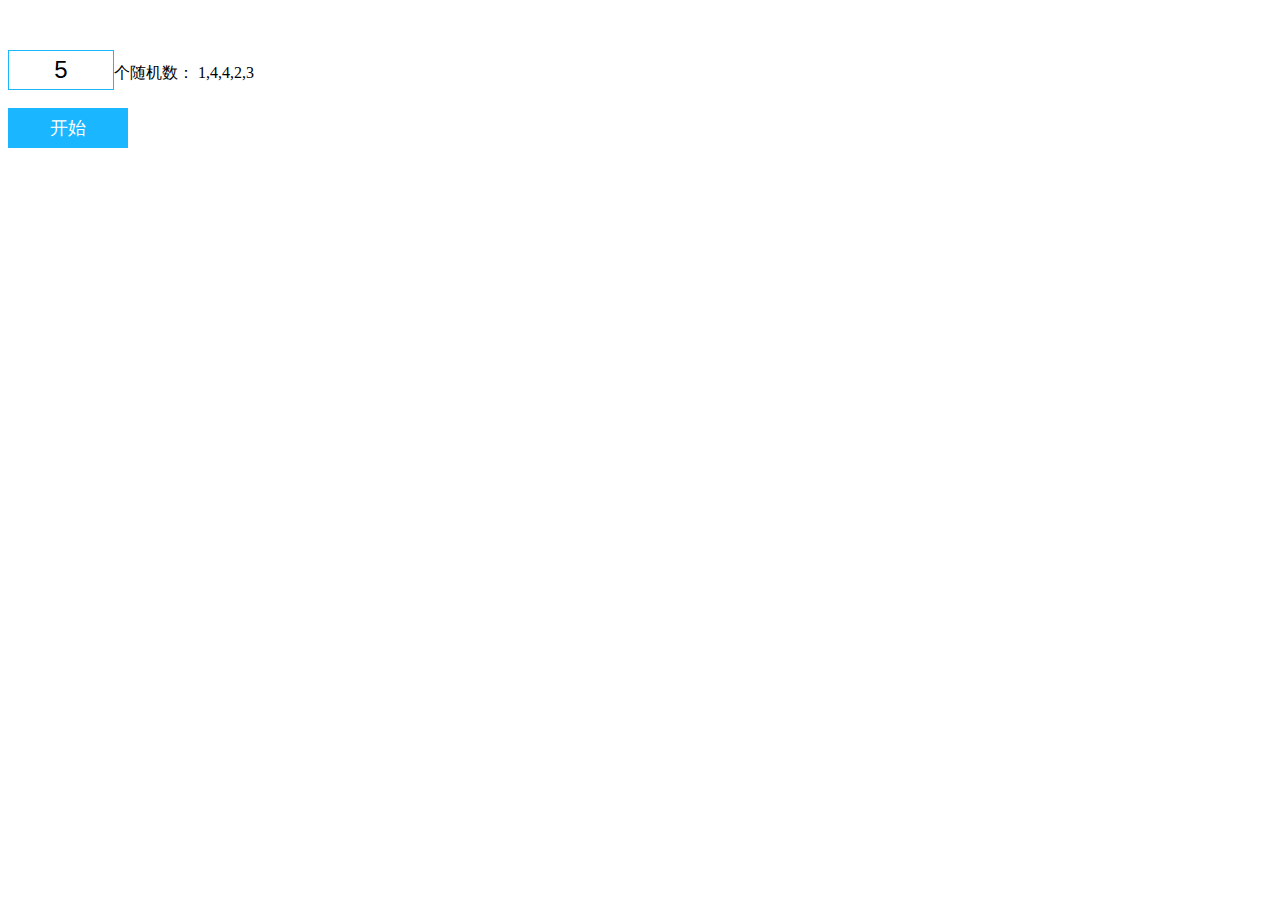
<file: html/bogo/index.html>
<!DOCTYPE html>
<html lang="en">
<head>
    <meta charset="UTF-8">
    <title>猴子排序</title>
    <meta name="viewport" content="width=device-width, initial-scale=1.0, maximum-scale=1.0, minimum-scale=1.0, minimal-ui" />

    <style type="text/css">
        input::-webkit-outer-spin-button,
        input::-webkit-inner-spin-button {
            -webkit-appearance: none;
        }
        input[type="number"]{
            -moz-appearance: textfield;
        }
        
        .inpt {
            height:36px;
            width:100px;
            outline:none;
            border:1px solid #1AB6FF;
            font-size: 24px;
            text-align: center;
        }

        .btn {
            background-color: #1AB6FF;
            color: white;
            border: 0;
            height: 40px;
            width: 120px;
            font-size: 18px;
        }
        .btn:hover {
            background-color: #1B85EE;
        }
    </style>
</head>
<body>

<div style="text-align: left; margin-top: 50px">
    <input id="txt"  type="number" class="inpt" onchange="changeNum()"/>个随机数：
    <span id="randomNum"></span>
    <br/><br/>
    <button class="btn" id="sortBtn" onclick="start()">开始</button>
</div>

<div style=" margin-top: 20px; font-size: 18px;display: none;" id="rn">
    第<span id="resultNum" style="color: red">0</span>次
</div>
<div style="margin-top: 10px; font-size: 16px;" id="resultTxt">
</div>

<script type="text/javascript">
    let input = document.getElementById("txt");
    let randomNum = document.getElementById("randomNum");
    let resultTxt = document.getElementById("resultTxt");
    let rn = document.getElementById("rn");
    let resultNum = document.getElementById("resultNum");
    let sortBtn = document.getElementById("sortBtn");
    let numList = [];
    let sortNum = 0;
    window.onload = function () {
        input.value = 5;
        changeNum();
    }

    function changeNum() {
        sortNum = 0;
        let len = Number(input.value);
        if (len < 2) {
            numList = [];
            randomNum.innerText = ''
            alert('请输入大于1的整数')
            return;
        }
        while (true) {
            numList = [];
            for (let i = 0; i < len; i++) {
                let x = Math.floor(Math.random() * len)
                numList.push(x)
            }
            if (!checkOrder(numList)) { // 无序的随机数
                //console.log(numList)
                break;
            }
        }
        randomNum.innerText = numList;
        rn.style.display = 'none'
        resultNum.innerText = '';
        resultTxt.innerText = '';
    }

    function start() {
        if (numList.length === 0) {
            return;
        }
        sortBtn.innerText = '排序中...'
        sortBtn.style.pointerEvents= 'none'
        input.disabled = true
        sortNum = 0
        resultNum.innerText = '';
        resultTxt.innerText = '';
        // while (true) {
        //     sortNum++;
        //     let n = shuffle(numList);
        //     console.log(n)
        //     resultNum.innerText = sortNum;
        //     resultTxt.innerText = sortNum + ": " + n + "\n"
        //     if (checkOrder(n)) {
        //         break
        //     }
        // }
        var interval = setInterval(() => {
            sortNum++;
            if (sortNum === 1) {
                rn.style.display = 'block'
            }
            let n = shuffle(numList);
            resultNum.innerText = sortNum;
            resultTxt.innerText += sortNum + ": " + n + "\n"
            if (checkOrder(n)) {
                clearInterval(interval)
                sortBtn.innerText = '开始'
                sortBtn.style.pointerEvents= 'auto'
                input.disabled = false
            }
        }, 10);
    }

    // 洗牌函数
    function shuffle(arr) {
        let res = [...arr]
        for (let i = arr.length - 1; i > 0; i--) {
            let randomIndex = Math.floor(Math.random() * (i + 1))
            let tmp = res[randomIndex]
            res[randomIndex] = res[i]
            res[i] = tmp
        }
        return res
    }

    // 校验是否
    function checkOrder(arr) {
        for (let i = 1; i < arr.length; i++) {
            if (arr[i] < arr[i - 1]) {
                return false
            }
        }
        return true;
    }
</script>

</body>
</html>
</file>
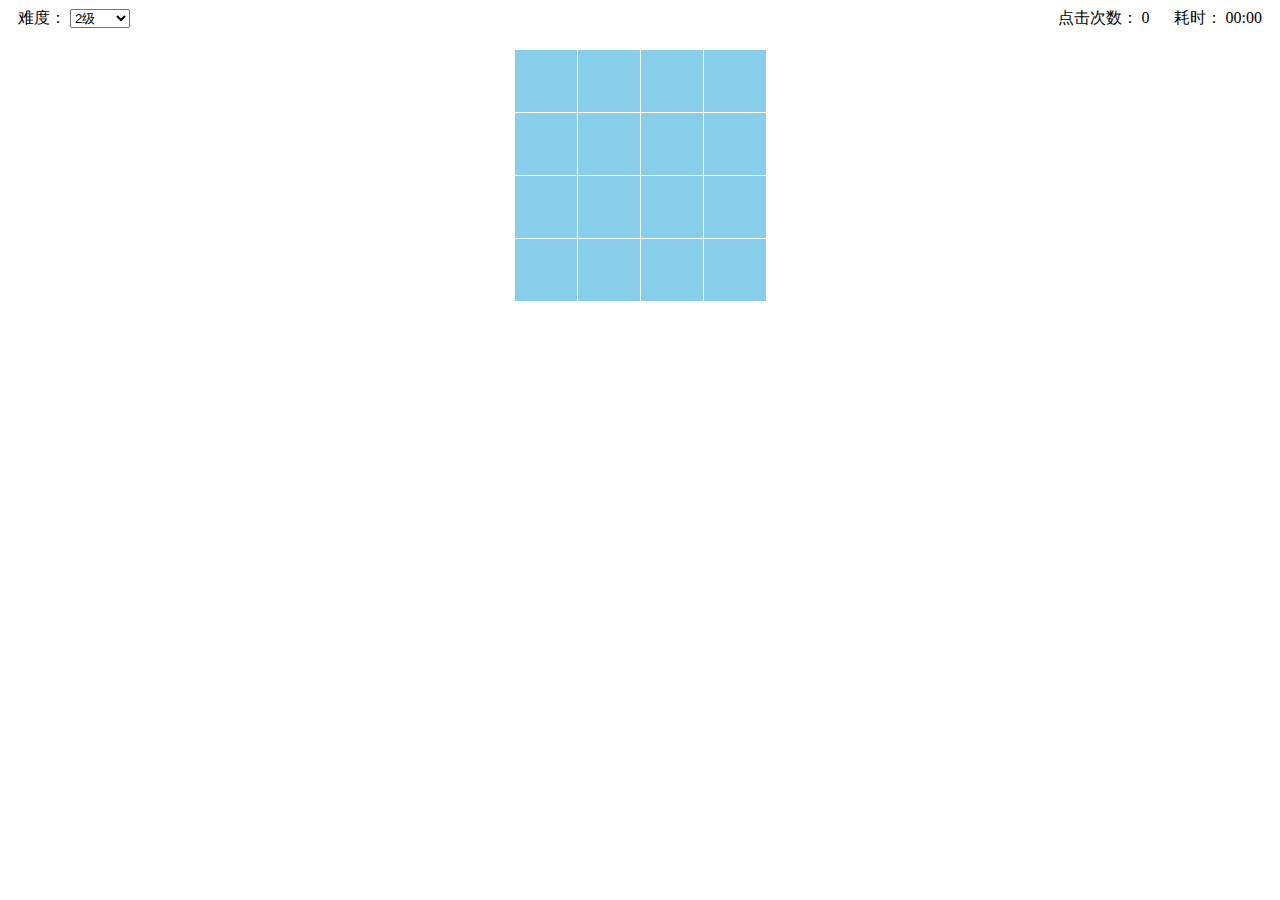
<file: html/flip/index.html>
<!DOCTYPE html>
<html lang="en">
<head>
    <meta charset="UTF-8">
    <title>记忆翻牌</title>
    <meta name="viewport"
          content="width=device-width, initial-scale=1.0, maximum-scale=1.0, minimum-scale=1.0, minimal-ui"/>
    <script src="./js/jquery.min.js"></script>
    <script src="./js/index.js"></script>
    <link type="text/css" rel="stylesheet" href="./css/index.css">
</head>
<body>

<div style="display: flex">
    <div style="flex: 1;">
        <div style="padding-left: 10px; ">
            <span>难度：</span>
            <select id="level" onchange="selectLevel()" style="width: 60px">
                <option value="0">1级</option>
                <option value="1" selected>2级</option>
                <option value="2">3级</option>
                <option value="3">4级</option>
                <option value="4">5级</option>
            </select>
        </div>
    </div>

    <div style="flex: 2;">
        <div style="text-align: right; padding-right: 10px; ">
            <span>点击次数：</span>
            <span id="clickNum">0</span>
            <span style="margin-left: 20px">耗时：</span>
            <span id="timeUsed">00:00</span>
        </div>
    </div>

</div>

<div>

</div>

<div class="flip-area">
    <ul class="table" id="table">
        <li>
            <div></div>
            <div></div>
        </li>
        <li>
            <div></div>
            <div></div>
        </li>
    </ul>
</div>


<script type="text/javascript">
    window.onload = function () {
        render(1)
    }

    function selectLevel() {
        render($("#level").val())
    }
</script>

</body>
</html>
</file>
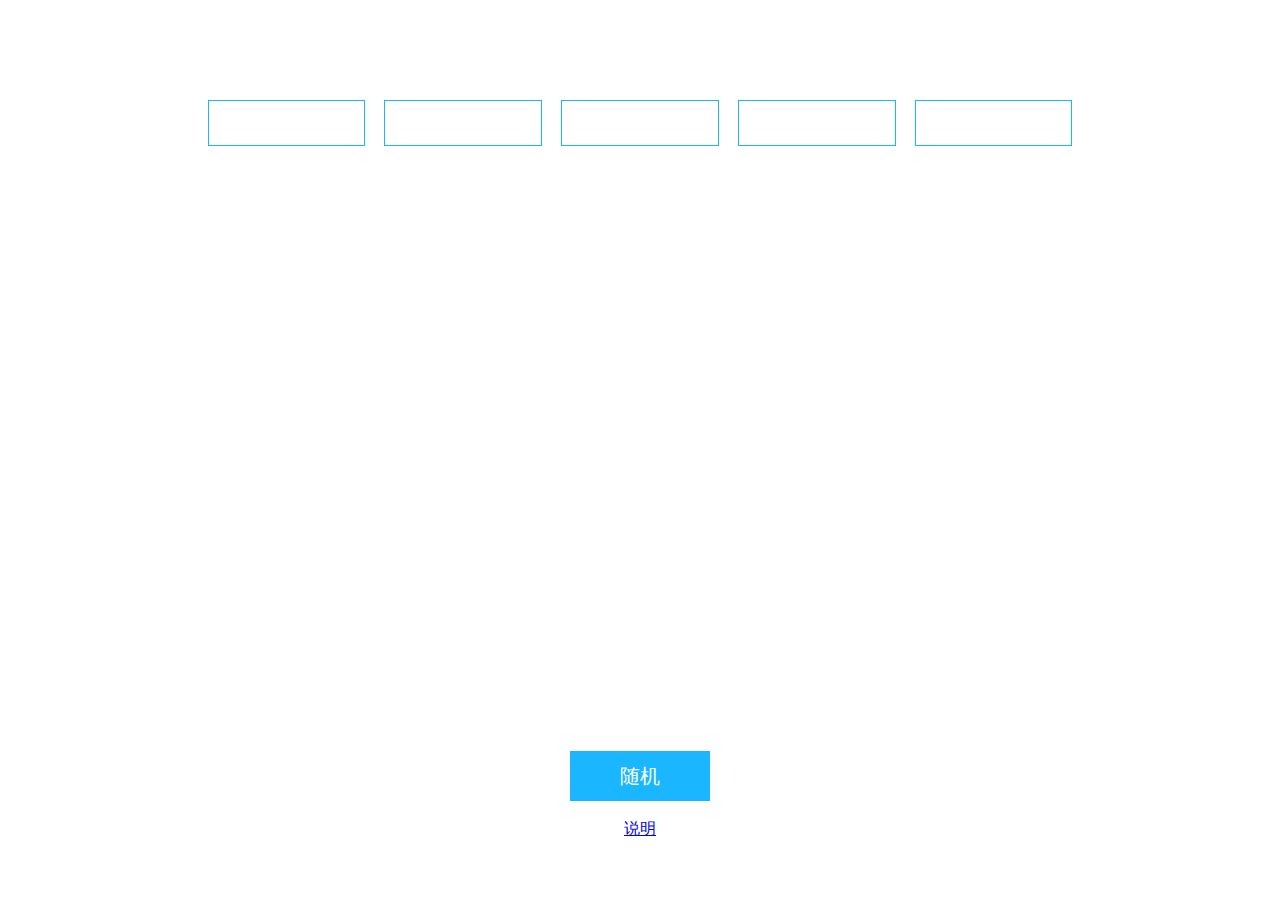
<file: html/nn/index.html>
<!DOCTYPE html>
<html lang="en">
<head>
    <!--https://github.com/vczero/keyboard-->
    <meta charset="UTF-8">
    <title>牛牛</title>
    <meta name="viewport" content="width=device-width, initial-scale=1.0, maximum-scale=1.0, minimum-scale=1.0, minimal-ui" />

    <style type="text/css">
        .inpt {
            height:42px;
            width:12%;
            outline:none;
            border:1px solid #1AB6FF;
            text-align: center;
            font-size: 26px;
        }
        .marr {
            margin-right: 15px;
        }

        .btn {
            background-color: #1AB6FF;
            color: white;
            border: 0;
            height: 50px;
            width: 140px;
            font-size: 20px;
        }
        .btn:hover {
            background-color: #1B85EE;
        }
    </style>
</head>
<body>

<div style="text-align: center; margin-top: 100px">
    <input id="text1" readonly="readonly" type="text" class="inpt marr"/>
    <input id="text2" readonly="readonly" type="text" class="inpt marr"/>
    <input id="text3" readonly="readonly" type="text" class="inpt marr"/>
    <input id="text4" readonly="readonly" type="text" class="inpt marr"/>
    <input id="text5" readonly="readonly" type="text" class="inpt"/>
</div>

<div style="text-align: center; margin-top: 50px; font-size: 30px; color: red" id="result"></div>

<div style="position: absolute; bottom: 60px; left: 0; right: 0;text-align: center;">
    <button class="btn" id="randomBtn">随机</button>
    <br/><br/>
    <a onclick="readme()" href="#">说明</a>
</div>

<script type="text/javascript">
    ;(function(exports){
        var keyBoard = function(input, options){
            var body = document.getElementsByTagName('body')[0];
            var DIV_ID = options && options.divId || '__w_l_h_v_c_z_e_r_o_divid';

            if(document.getElementById(DIV_ID)){
                body.removeChild(document.getElementById(DIV_ID));
            }
            this.input = input;
            this.el = document.createElement('div');

            var self = this;
            var zIndex = options && options.zIndex || 1000;
            var width = options && options.width || '100%';
            var height = options && options.height || '200px';
            var fontSize = options && options.fontSize || '18px';
            var backgroundColor = options && options.backgroundColor || '#fff';
            var TABLE_ID = options && options.table_id || 'table_0909099';
            var mobile = typeof orientation !== 'undefined';

            this.el.id = DIV_ID;
            this.el.style.position = 'absolute';
            this.el.style.left = 0;
            this.el.style.right = 0;
            this.el.style.bottom = 0;
            this.el.style.zIndex = zIndex;
            this.el.style.width = width;
            this.el.style.height = height;
            this.el.style.fontSize = fontSize;
            this.el.style.backgroundColor = backgroundColor;

            //样式
            var cssStr = '<style type="text/css">';
            cssStr += '#' + TABLE_ID + '{text-align:center;width:100%;height:200px;border-top:1px solid #CECDCE;background-color:#FFF;}';
            cssStr += '#' + TABLE_ID + ' td{width:33%;border:1px solid #ddd;border-right:0;border-top:0;}';
            if(!mobile){
                cssStr += '#' + TABLE_ID + ' td:hover{background-color:#1FB9FF;color:#FFF;}';
            }
            cssStr += '</style>';

            //table
            var tableStr = '<table id="' + TABLE_ID + '" border="0" cellspacing="0" cellpadding="0">';
            tableStr += '<tr><td>A</td><td>2</td><td>3</td></tr>';
            tableStr += '<tr><td>4</td><td>5</td><td>6</td></tr>';
            tableStr += '<tr><td>7</td><td>8</td><td>9</td></tr>';
            tableStr += '<tr><td>10</td><td>J</td><td>Q</td></tr>';
            tableStr += '<tr><td style="background-color:#D3D9DF;">清空</td>';
            tableStr +=  '<td>K</td>';
            tableStr += '<td style="background-color:#D3D9DF;">完成</td></tr>';
            tableStr += '</table>';
            this.el.innerHTML = cssStr +  tableStr;

            function addEvent(e){
                var ev = e || window.event;
                var clickEl = ev.element || ev.target;
                var value = clickEl.textContent || clickEl.innerText;
                if(clickEl.tagName.toLocaleLowerCase() === 'td' && value !== "清空" && value !== "完成"){
                    if(self.input){
                        self.input.value = value;
                    }
                    if(options && options.input) {
                        options.input();
                    }
                }else if(clickEl.tagName.toLocaleLowerCase() === 'td' && value === "完成"){
                    body.removeChild(self.el);
                    if(options && options.finish) {
                        options.finish();
                    }
                }else if(clickEl.tagName.toLocaleLowerCase() === 'td' && value === "清空"){
                    if (options && options.clear) {
                        options.clear();
                    } else {
                        self.input.value = ''
                    }
                }
            }

            if(mobile){
                this.el.ontouchstart = addEvent;
            }else{
                this.el.onclick = addEvent;
            }
            body.appendChild(this.el);

        }

        exports.KeyBoard = keyBoard;

    })(window);
</script>

<script type="text/javascript">

    function readme() {
        alert("*无牛: 五张牌中没有任意三张牌点数之和为10的整数倍。\n\n" +
            " *有牛: 五张牌中有三张的点数之和为10点的整数倍，并且另外两张牌之和与10进行取余，所得之数即为牛几。\n\n" +
            " *牛牛: 五张牌中第一组三张牌和第一组二张牌之和分别为10的整数倍。\n\n" +
            " *银牛: 五张牌全由10～k组成且只有一张10。\n\n" +
            " *金牛: 五张牌全由j～k组成。\n\n" +
            " *炸弹: 五张牌中有4张牌点数相同的牌型。\n\n" +
            " *五小牛: 五张牌的点数加起来小于10，且每张牌点数都小于5。")
    }

    (function(){
        let result = document.getElementById("result");
        let inputs = document.getElementsByClassName('inpt');
        let randomBtn = document.getElementById("randomBtn");
        for (let i = 0; i < inputs.length; i++) {
            inputs[i].onclick = function(){
                for (let j = 0; j < inputs.length; j++) {
                    inputs[j].style.backgroundColor = '#FFF'
                }
                this.style.backgroundColor = '#D3D3D3'
                new KeyBoard(this, {input: put, clear: clearAll, finish: nn});
            };
        }

        randomBtn.onclick = function () {
            for (let i = 0; i < inputs.length; i++) {
                inputs[i].style.backgroundColor = '#FFF'
                let x = Math.floor(Math.random() * 13) + 1
                if (x === 11) {
                    x = 'J'
                } else if (x === 12) {
                    x = 'Q'
                } else if (x === 13) {
                    x = 'K'
                } else if (x === 1) {
                    x = 'A'
                }
                inputs[i].value = x;
            }
            nn();
        }

        var clearAll = function () {
            for (let i = 0; i < inputs.length; i++) {
                inputs[i].value = '';
            }
            // 焦点到第一格
            inputs[0].click();
        }

        var put = function() {
            for (let i = 0; i < inputs.length; i++) {
                if (!inputs[i].value) {
                    // 自动点击为空的
                    inputs[i].click();
                    return;
                }
            }
            nn();
        }

        var nn = function() {
            let resultText = calc();
            if (resultText) {
                result.innerText = resultText;
            }
        }

        /**
         * 无牛 五张牌中没有任意三张牌点数之和为10的整数倍。例如: a、8、4、k、7。
         * 有牛 五张牌中有三张的点数之和为10点的整数倍，并且另外两张牌之和与10进行取余，所得之数即为牛几。例如: 2、8、j、6、3，即为牛9。牛一到牛6为1倍，牛七到牛九位2倍。
         * 牛牛 五张牌中第一组三张牌和第一组二张牌之和分别为10的整数倍。 3、7、k、10、j。
         * 银牛 五张牌全由10～k组成且只有一张10，例如10、j、j、q、k。
         * 金牛 五张牌全由j～k组成，例如j、j、q、q、k。
         * 炸弹 五张牌中有4张牌点数相同的牌型，例如：2、2、2、2、k。
         * 五小牛 五张牌的点数加起来小于10，且每张牌点数都小于5，例如a、3、2、a、2。
         */
        function calc() {
            let list = [];
            for (let i = 0; i < inputs.length; i++) {
                let val = inputs[i].value
                if (val) {
                    if (val === 'J' || val === 'j') {
                        val = 11
                    } else if (val === 'Q' || val === 'q') {
                        val = 12
                    } else if (val === 'K' || val === 'k') {
                        val = 13
                    } else if (val === 'A' || val === 'a') {
                        val = 1
                    }
                    list.push(Number(val))
                }
            }
            if (list.length < inputs.length) {
                return;
            }
            // 小于5的 (五小牛)
            let lte5 = list.filter(s => s < 5);
            if (lte5.length === 5) {
                let sum = listSum(lte5);
                if (sum < 10) {
                    return "五小牛";
                }
            }
            // 是否相同的数>=4 (炸弹)
            if (maxSameSize(list) >= 4) {
                return "炸弹";
            }
            // 大等于10的
            let gte10 = list.filter(s => s >= 10);
            if (gte10.length === 5) {
                if (gte10.filter(s => s > 10).length === 5) {
                    return "金牛";
                }
                if (gte10.filter(s => s === 10).length === 1) {
                    return "银牛";
                }
                return "牛牛";
            }
            // 小于10的
            let lt10 = list.filter(s => s < 10);
            if (lt10.length === 1) {
                return "牛" + lt10[0];
            } else if (lt10.length === 2) {
                let x = lt10[0] + lt10[1];
                if (x === 10) {
                    return "牛牛";
                }
                return "牛" + (x % 10);
            } else if (lt10.length === 3) {
                // 三张相加
                let x = listSum(lt10);
                if (x === 10) {
                    return "牛牛";
                }
                // 其中两张相加=10
                var y = x % 10;
                if (lt10.indexOf(y) > -1) {
                    return "牛" + y;
                }
                return "无牛，最大为：" + listMax(list);
            } else if (lt10.length === 4) {
                // 其中3张相加=10的倍数
                let x = listSum(lt10);
                let y = x % 10;
                if (lt10.indexOf(y) > -1) {
                    return "牛" + y;
                }
                // 其中两张相加=10
                for (let i = 0; i < lt10.length - 1; i++) {
                    for (let j = i + 1; j < lt10.length; j++) {
                        if (lt10[i] + lt10[j] === 10) {
                            let z = (x - 10) % 10;
                            if (z === 0) {
                                return "牛牛";
                            }
                            return "牛" + z;
                        }
                    }
                }
                return "无牛，最大为：" + listMax(list);
            } else {
                // 5张牌都小于10
                let x  = listSum(lt10);;
                let size = lt10.length;
                let left = [];
                for (let i = 0; i < size - 2; i++) {
                    for (let j = i + 1; j < size - 1; j++) {
                        for (let k = j + 1; k < size; k++) {
                            let y = lt10[i] + lt10[j] + lt10[k];
                            let z = (x - y) % 10;
                            if (y % 10 == 0) {
                                if (z === 0) {
                                    return "牛牛";
                                }
                                left.push(z);
                            }
                        }
                    }
                }
                if (left.length > 0) {
                    return "牛" + listMax(left);
                }
                return "无牛，最大为：" + listMax(list);
            }
        }

        function listSum(list) {
            let x = 0;
            list.forEach(s => x += s);
            return x;
        }

        function listMax(list) {
            let max = 0;
            list.forEach(item => {
                if (item > max) {
                    max = item;
                }
            })
            return max;
        }

        function maxSameSize(list) {
            let json = {};
            list.forEach(item => {
                var v = json[item]
                if (v) {
                    json[item] = v + 1
                } else {
                    json[item] = 1
                }
            })
            let max = 0;
            for (var key in json) {
                if (json[key] > max) {
                    max = json[key]
                }
            }
            //console.log(max, json)
            return max;
        }

    })();
</script>

</body>
</html>
</file>
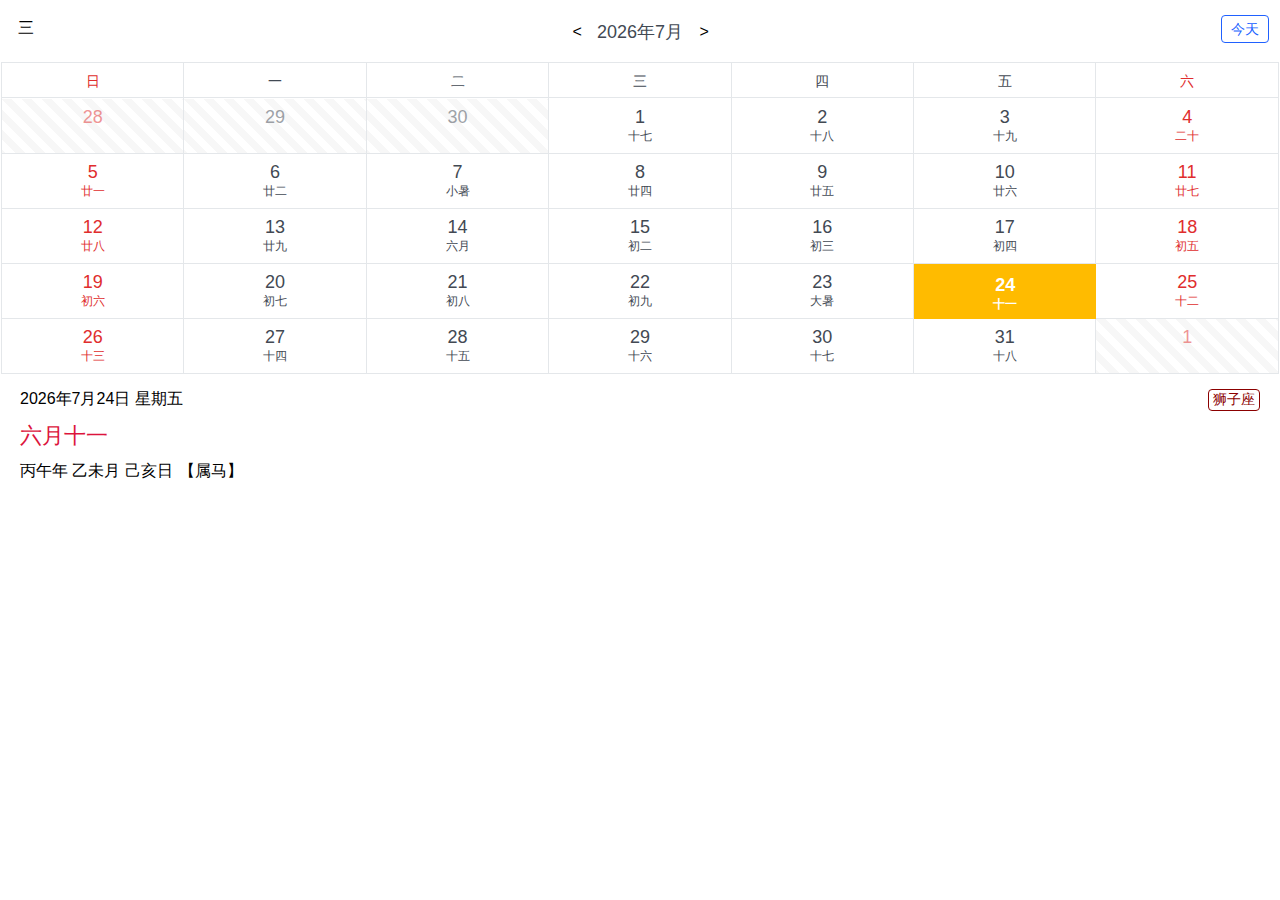
<file: html/vdate/index.html>
<!DOCTYPE html>
<html>
<head>
    <meta charset=utf-8>
    <meta name=viewport content="width=device-width,initial-scale=1,maximum-scale=1,minimum-scale=1,user-scalable=no">
    <title>vdate</title>
    <style>body {
        margin: 0;
        padding: 0;
    }</style>
    <script language=javascript src=./static/sxwnl/tools.js></script>
    <script language=javascript src=./static/sxwnl/eph0.js></script>
    <script language=javascript src=./static/sxwnl/lunar.js></script>
    <script language=javascript src=./static/conf.js></script>
    <link href=./static/css/app.dc171b4766231e141683ee152700fc77.css rel=stylesheet>
</head>
<body>
<div id=app></div>
<script type=text/javascript src=./static/js/manifest.2ae2e69a05c33dfc65f8.js></script>
<script type=text/javascript src=./static/js/vendor.67b224f672854500a1ac.js></script>
<script type=text/javascript src=./static/js/app.32032306442b9f52de46.js></script>
</body>
</html>
</file>
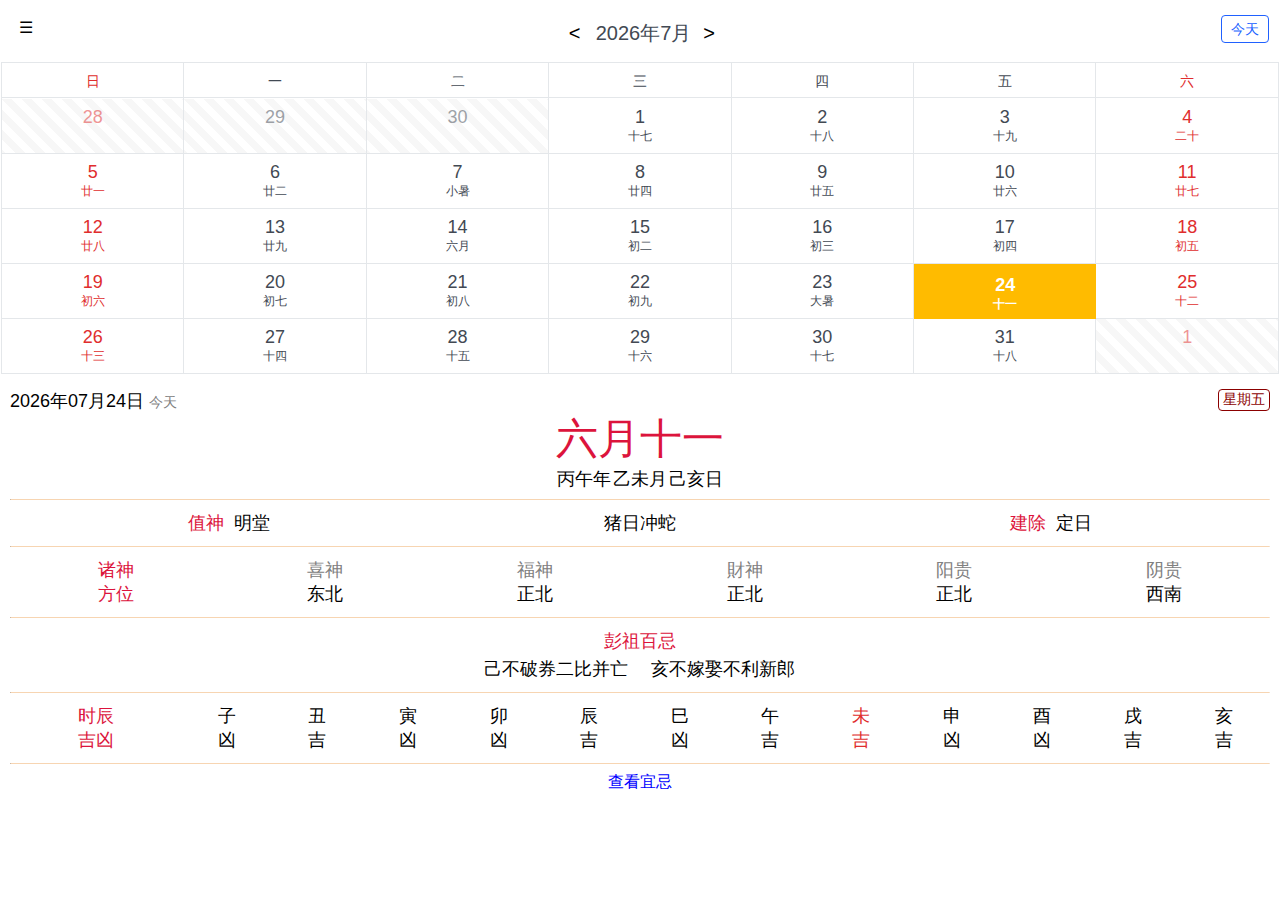
<file: html/vdate2/index.html>
<!doctype html><html lang=""><head><meta charset="utf-8"><meta name="viewport" content="width=device-width,initial-scale=1,maximum-scale=1,minimum-scale=1,minimal-ui"/><title>vdate</title><style>body {
        margin: 0;
        padding: 0;
      }</style><script src="static/conf.js"></script><script defer="defer" src="js/runtime.63d62e43.js"></script><script defer="defer" src="js/npm.core-js.4eb19e89.js"></script><script defer="defer" src="js/npm.echarts.24af0165.js"></script><script defer="defer" src="js/npm.zrender.cb8e9909.js"></script><script defer="defer" src="js/npm.lunisolar.d76cfd20.js"></script><script defer="defer" src="js/npm.vue.e82f58a3.js"></script><script defer="defer" src="js/npm.vue-router.101e516e.js"></script><script defer="defer" src="js/npm.vue-component-dateselect.54154e01.js"></script><script defer="defer" src="js/npm.hammerjs.85fdcb29.js"></script><script defer="defer" src="js/app.df88c1d9.js"></script><link href="css/app.595350f4.css" rel="stylesheet"></head><body><noscript><strong>We're sorry but vdate doesn't work properly without JavaScript enabled. Please enable it to continue.</strong></noscript><div id="app"></div></body></html>
</file>
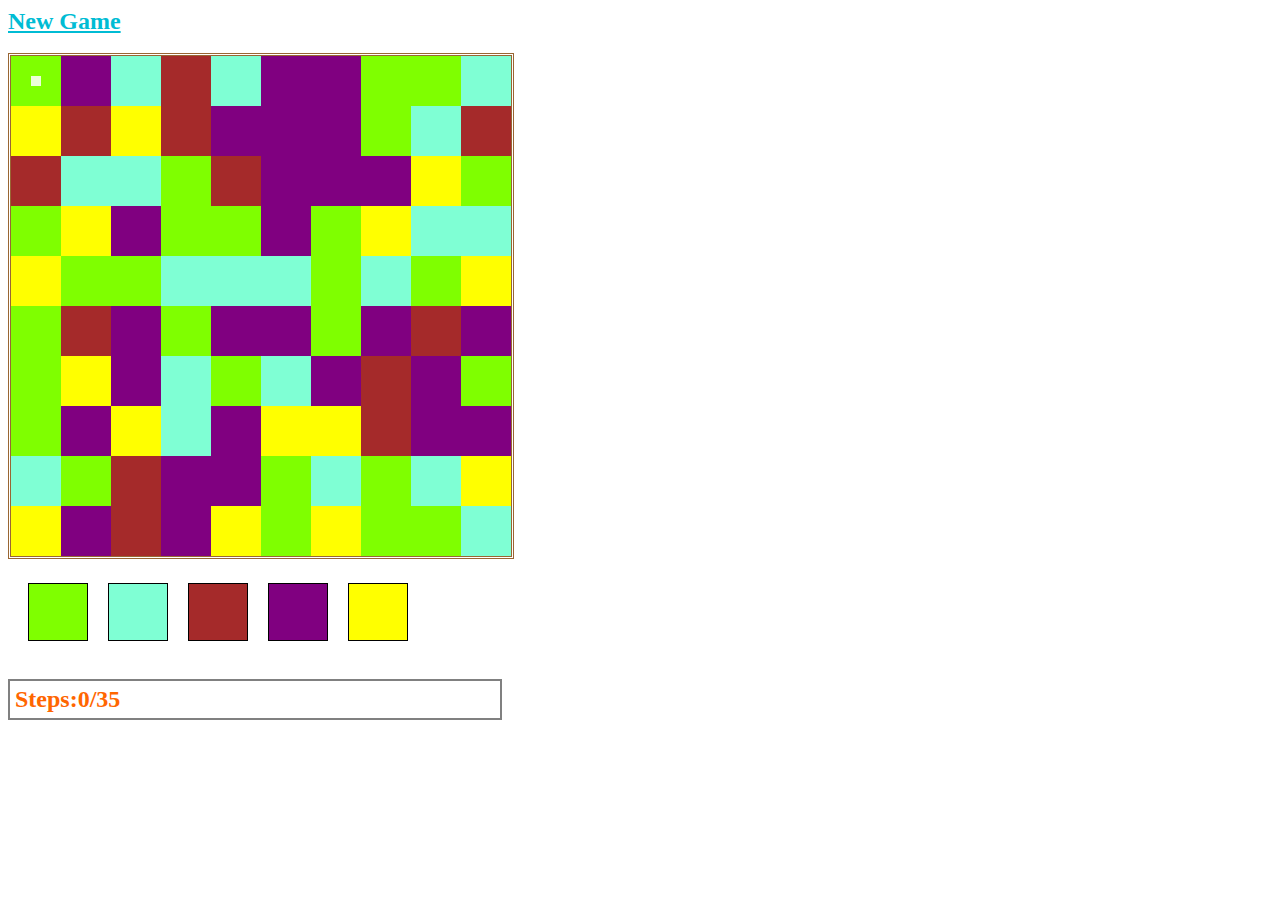
<file: html/color.html>
<!DOCTYPE html>
<html>
<head>
<title>统一着色</title>
<style>
  .num
  {
     padding: 28px 0;
     border: 1px solid ;
     cursor: pointer;
  }
  .new-game {
     cursor: pointer;
     text-decoration: underline;
     color: #00bcd4;
     font:bold 24px Georgia, serif;
  }
  #mess
  {
     width:480px;
     padding:5px;
     border:2px solid gray;
     margin:0px;
     font:bold 24px Georgia, serif;
     color: #FF6600;
  }
</style>
</head>
<body>
<div class="new-game"  onclick="newGame();">New Game</div><br/>
<canvas id="myCanvas" width="500" height="500" style="border:3px double #996633;">
</canvas><br/>
<table cellpadding="0" cellspacing="20">
<tbody><tr>
<td width="60"><div id="c0" class="num" onclick="setColor(this);"></div></td>
<td width="60"><div id="c1" class="num" onclick="setColor(this);"></div></td>
<td width="60"><div id="c2" class="num" onclick="setColor(this);"></div></td>
<td width="60"><div id="c3" class="num" onclick="setColor(this);"></div></td>
<td width="60"><div id="c4" class="num" onclick="setColor(this);"></div></td>
</tr>
</tbody>
</table><br/>
<div id="mess"> </div><br/>
<script type="text/javascript">
   var canvas=document.getElementById('myCanvas');
   ctx= canvas.getContext('2d');
   var colors = ["Aquamarine","Blue","BlueViolet","Brown","Chartreuse","Chocolate","Cyan","DeepPink","Fuchsia ","Green","Orange","Purple","Red","SkyBlue","Yellow"];
   var running = false;
   var steps=0;
   function shuffle(arr)    // 数组arr洗牌
   {
      for (var i = arr.length-1; i>=0; i--) 
      {
          var j = Math.floor(Math.random() * i);
          var t=arr[i];
          arr[i]=arr[j];
          arr[j]=t;     
      }
   }
   var colorNum=[];
   for (var i=0;i<colors.length;i++)  colorNum[i]=i;
   var options=[];
   var blocks=[];  
   function newGame()
   {
       shuffle(colorNum);
       options=colorNum.slice(0,5);
       for (var i=0;i<100;i++)
          blocks[i]=options[Math.floor(Math.random()*5)];
       running=true;
       steps=0;
       draw();
       document.getElementById("c0").style.backgroundColor =colors[options[0]];
       document.getElementById("c1").style.backgroundColor =colors[options[1]];
       document.getElementById("c2").style.backgroundColor =colors[options[2]];      
       document.getElementById("c3").style.backgroundColor =colors[options[3]];      
       document.getElementById("c4").style.backgroundColor =colors[options[4]];
       document.getElementById("mess").innerHTML ="Steps:"+steps+"/35";
   }
   function draw()
   { 
      for (var i=0;i<10;i++)
      {
          for (var j=0;j<10;j++)
          {
             ctx.fillStyle = colors[blocks[i*10+j]];
             ctx.fillRect(j*50,i*50,50,50);
          }
      }
      ctx.fillStyle ="rgba(255,255,255,0.85)";
      ctx.fillRect(20,20,10,10);
   }
   function setColor(d)
   {
      if (!running)
      {
         document.getElementById("mess").innerHTML ="请单击 New Game 开始新游戏！";
         return;
      }
      var index= parseInt(d.id.charAt(1));
      var srcColor=blocks[0];
      var destColor=options[index];
      if (srcColor==destColor)
      {
          document.getElementById("mess").innerHTML ="Steps:"+steps+"/35  未进行颜色改变，无效单击！";
          return;
      }
      var queue=[];
      var front=0;
      var rear=0;
      queue[rear++]=0;
      while (front<rear)
      {
          var k=queue[front++];
          blocks[k]=destColor;
          if (k%10!=9 && blocks[k+1]==srcColor)  // 右边的方格
                queue[rear++]=k+1;
          if (k<90 && blocks[k+10]==srcColor)    // 下边的方格
             queue[rear++]=k+10;
      }
      draw();
      steps++;
      document.getElementById("mess").innerHTML ="Steps:"+steps+"/35";
      if (checkWin())
      {
           running=false;
           ctx.font = '50px PingFang SC';
           ctx.fillStyle = "red";
           ctx.textAlign = 'center';
           ctx.baseline = 'middle';
           ctx.fillText('You Win！',canvas.width/2, canvas.height/2);
      }
      else
      {
          if (steps==35)
          {
             running=false;
             ctx.font = '50px PingFang SC';
             ctx.fillStyle = "black";
             ctx.textAlign = 'center';
             ctx.baseline = 'middle';
             ctx.fillText('You  failed！',canvas.width/2, canvas.height/2);
          }
      }
   }
   function checkWin()
   {
      for (var i=1;i<blocks.length;i++)
         if (blocks[i]!=blocks[0])  return false;
      return true;
   }
   newGame();
</script>
</body>
</html>
</file>
<file: html/flip/css/index.css>
.flip-area {
    margin-top: 20px;
    display: flex;
}


ul {
    padding: 0;
    margin: 0;
}

.table {
    display: table;
    border-spacing: 1px;
    margin: auto;
}

.table li {
    display: table-row;
}

.table div {
    display: table-cell;
    text-align: center;
    background: skyblue;
    height: 65px;
    width: 65px;
}
</file>
<file: html/vdate2/css/app.595350f4.css>
#app {
  font-family: 'Avenir', Helvetica, Arial, sans-serif;
  -webkit-font-smoothing: antialiased;
  -moz-osx-font-smoothing: grayscale;
  text-align: center;
}

.calendar-header {
  margin-bottom: 15px;
  width: 100%;
}
.calendar-header .calendar-box {
  position: relative;
  height: 32px;
  line-height: 32px;
}
.calendar-header .calendar-box .calendar-content {
  width: 100%;
  font-size: 20px;
  font-weight: 500;
}
.calendar-header .calendar-box .calendar-content .calendar-prev,
.calendar-header .calendar-box .calendar-content .calendar-next {
  display: inline-block;
  vertical-align: middle;
  width: 8px;
  height: 12px;
  line-height: 12px;
  background-size: contain;
  cursor: pointer;
}
.calendar-header .calendar-box .calendar-content .calendar-prev {
  margin-right: 7px;
}
.calendar-header .calendar-box .calendar-content .calendar-next {
  background-size: contain;
}
.calendar-header .calendar-box .dispersion {
  width: initial;
  display: inline;
}
.calendar-header .calendar-box .calendar-headDate {
  vertical-align: middle;
  margin: 0 12px;
  font-size: 20px;
  color: #424953;
  -webkit-user-select: none;
  -webkit-touch-callout: none;
  -moz-user-select: none;
  user-select: none;
}
.calendar-header .calendar-box .calendar-today {
  position: absolute;
  top: 0;
  right: 10px;
  width: 46px;
  height: 26px;
  line-height: 26px;
  text-align: center;
  border: 1px solid #2061FF;
  border-radius: 4px;
  font-size: 14px;
  color: #2061FF;
  cursor: pointer;
}
.calendar-header .calendar-box .drawer {
  position: absolute;
  top: 0;
  left: 10px;
  cursor: pointer;
  width: 30px;
  height: 26px;
  line-height: 26px;
  text-align: center;
}
.calendar-header .calendar-box .dispersion-today {
  position: inherit;
}
.calendar-header .calendar-box .calendar-center {
  margin: 0 auto;
}
.calendar-header .calendar-box .calendar-left {
  float: left;
}
.calendar-header .calendar-box .calendar-right {
  float: right;
}

ul[data-v-8b54fc04],
ol[data-v-8b54fc04],
li[data-v-8b54fc04] {
  margin: 0;
  padding: 0;
  box-sizing: border-box;
}
ul[data-v-8b54fc04],
ol[data-v-8b54fc04] {
  list-style: none;
}
.clear[data-v-8b54fc04]:after {
  display: block;
  height: 0;
  content: "";
  clear: both;
}
.cc-calendar[data-v-8b54fc04] {
  padding: 15px 1px;
  width: 100%;
  height: 100%;
  box-sizing: border-box;
}
.cc-calendar .calendar-week[data-v-8b54fc04] {
  width: 100%;
  height: 36px;
  line-height: 36px;
  border: 1px solid #E4E7EA;
  border-right: none;
}
.cc-calendar .calendar-week .week-item[data-v-8b54fc04] {
  float: left;
  width: 14.285%;
  text-align: center;
  font-size: 14px;
  color: #424953;
  border-right: 1px solid #E4E7EA;
}
.cc-calendar .calendar-week .week-item .weekend-class[data-v-8b54fc04] {
  color: #e02d2d;
}
.cc-calendar .calendar-view[data-v-8b54fc04] {
  width: 100%;
  border-left: 1px solid #E4E7EA;
}
.cc-calendar .calendar-view .date-view[data-v-8b54fc04] {
  float: left;
  width: 14.285%;
  height: 55px;
  border-right: 1px solid #E4E7EA;
  border-bottom: 1px solid #E4E7EA;
  cursor: pointer;
}
.cc-calendar .calendar-view .date-view .date-day[data-v-8b54fc04] {
  position: relative;
  padding: 8px 0;
  display: block;
  width: 100%;
  font-size: 18px;
  color: #424953;
}
.cc-calendar .calendar-view .date-view .date-day .lun-class[data-v-8b54fc04] {
  font-size: 12px;
}
.cc-calendar .calendar-view .date-view .calendar-num[data-v-8b54fc04] {
  margin-top: 6px;
  display: block;
  width: 100%;
  text-align: center;
  font-size: 30px;
  color: #424953;
}
.cc-calendar .calendar-view .date-view .weekend-class[data-v-8b54fc04] {
  color: #e02d2d;
}
.cc-calendar .calendar-view .date-view .holiday-class[data-v-8b54fc04] {
  position: absolute;
  right: 2px;
  top: 2px;
  display: block;
  width: 15px;
  height: 15px;
  text-align: center;
  text-indent: 1px;
  line-height: 15px;
  overflow: hidden;
  color: #009900;
  font-size: 10px;
}
.cc-calendar .calendar-view .date-view .holiday-class[data-v-8b54fc04]:after {
  content: '假';
}
.cc-calendar .calendar-view .date-view .hworkday-class[data-v-8b54fc04] {
  position: absolute;
  right: 2px;
  top: 2px;
  display: block;
  width: 15px;
  height: 15px;
  color: red;
  text-align: center;
  text-indent: 1px;
  line-height: 15px;
  overflow: hidden;
  font-size: 10px;
}
.cc-calendar .calendar-view .date-view .hworkday-class[data-v-8b54fc04]:after {
  content: '班';
}
.cc-calendar .calendar-view .opacity-class[data-v-8b54fc04] {
  opacity: 0.5;
}
.cc-calendar .calendar-view .month-class[data-v-8b54fc04] {
  background-image: linear-gradient(45deg, rgba(0, 0, 0, 0.03) 25%, transparent 25%, transparent 50%, rgba(0, 0, 0, 0.03) 50%, rgba(0, 0, 0, 0.03) 75%, transparent 75%, transparent);
  background-size: 20px 20px;
}
.cc-calendar .calendar-view .todayBg[data-v-8b54fc04] {
  background: #DEB887;
  font-weight: bold;
}
.cc-calendar .calendar-view .todayBg .date-day[data-v-8b54fc04] {
  color: #fff !important;
}
.cc-calendar .calendar-view .todayBg.handleDay[data-v-8b54fc04] {
  background: #FFBB00;
}
.cc-calendar .calendar-view .todayBg.handleDay.opacity-class[data-v-8b54fc04] {
  background: #DEB887;
}
.cc-calendar .calendar-view .handleDay[data-v-8b54fc04] {
  border: 3px solid #FFBB00;
}

.info[data-v-0803a8d8] {
  text-align: left;
  padding: 0 10px;
}
.info .yl[data-v-0803a8d8] {
  position: relative;
  height: 22px;
}
.info .yl .ymd[data-v-0803a8d8] {
  font-size: 18px;
}
.info .yl .dif[data-v-0803a8d8] {
  color: grey;
  font-size: 14px;
  margin-left: 5px;
}
.info .yl .xiz[data-v-0803a8d8] {
  position: absolute;
  top: 0;
  right: 0px;
  font-size: 14px;
  border: 1px solid darkred;
  padding: 1px 4px;
  border-radius: 4px;
  color: darkred;
}
.info .nl[data-v-0803a8d8] {
  text-align: center;
}
.info .nl .lmd[data-v-0803a8d8] {
  color: crimson;
  font-size: 42px;
}
.info .nl .jq[data-v-0803a8d8] {
  color: crimson;
  font-size: 17px;
}
.info .nl .ln[data-v-0803a8d8] {
  margin-right: 2px;
  font-size: 18px;
}
.info .nl .ly[data-v-0803a8d8] {
  margin-right: 2px;
  font-size: 18px;
}
.info .nl .ld[data-v-0803a8d8] {
  font-size: 18px;
}
.info .rq[data-v-0803a8d8] {
  display: grid;
  grid-template-columns: 80px 1fr;
  grid-gap: 1px;
}
.info .rq .item1[data-v-0803a8d8] {
  grid-row: span 2;
  font-size: 68px;
  text-align: center;
  color: crimson;
  margin-right: 5px;
}
.info .rq .item2[data-v-0803a8d8] {
  padding-top: 10px;
}
.info .rq .item2 .nl .lmd[data-v-0803a8d8] {
  font-size: 22px;
}
.info .rq .item2 .nl .jq[data-v-0803a8d8] {
  font-size: 22px;
  color: crimson;
  margin-left: 10px;
}
.info .rq .item3[data-v-0803a8d8] {
  margin-top: -10px;
  color: darkgray;
}
.info .rq .item3 .ly[data-v-0803a8d8] {
  margin-right: 5px;
}
.info .ss[data-v-0803a8d8] {
  font-size: 18px;
  text-align: center;
}
.info .ss .tt[data-v-0803a8d8] {
  color: crimson;
  margin-right: 10px;
}
.info .yj[data-v-0803a8d8] {
  padding-top: 10px;
}
.info .yj .yjy[data-v-0803a8d8] {
  font-size: 28px;
  color: #009900;
  margin-right: 2px;
}
.info .yj .yjj[data-v-0803a8d8] {
  font-size: 28px;
  color: #e02d2d;
  margin-right: 2px;
}
.info .zsfw[data-v-0803a8d8],
.info .scjx[data-v-0803a8d8],
.info .pzbj[data-v-0803a8d8] {
  text-align: center;
  font-size: 18px;
}
.info .cur-class[data-v-0803a8d8] {
  color: #e02d2d;
}
.info hr[data-v-0803a8d8] {
  border-top: 1px solid #f7d5b2;
  border-bottom: none;
}

.drawer .mask[data-v-20e4e4ee] {
  position: fixed;
  z-index: 10;
  left: 0;
  top: 0;
  width: 100%;
  height: 100%;
  opacity: 1;
  background: rgba(0, 0, 0, 0.7);
}
.drawer .close[data-v-20e4e4ee] {
  position: absolute;
  z-index: 10;
  left: -200px;
  top: 0;
  width: 200px;
  height: 100%;
  background: #fff;
  /*transition: left linear 0.5s;*/
}
.drawer .open[data-v-20e4e4ee] {
  position: absolute;
  z-index: 10;
  left: 0;
  top: 0;
  width: 200px;
  height: 100%;
  background: #fff;
  transition: left linear 0.2s;
}
.drawer .open .header[data-v-20e4e4ee] {
  margin: 0;
  height: 75px;
  line-height: 75px;
  border-bottom: 1px solid silver;
  background-color: #59bbff;
  color: white;
}
.drawer .open .header .cool-text[data-v-20e4e4ee] {
  text-align: center;
  font-size: 1.5rem;
  font-weight: 600;
  color: white;
}
.drawer .open .item[data-v-20e4e4ee] {
  height: 50px;
  line-height: 50px;
  border-bottom: 1px silver solid;
  text-align: left;
  cursor: pointer;
  margin: 0;
  padding: 0 10px;
}
.drawer .open .item .link[data-v-20e4e4ee] {
  width: 100%;
  height: 100%;
  display: block;
}
.drawer .open .item a[data-v-20e4e4ee] {
  text-decoration: none;
  color: #000000;
}

.bd[data-v-e515944e] {
  padding: 15px 1px;
  width: 100%;
  height: 100%;
  box-sizing: border-box;
}
.ab-header[data-v-e515944e] {
  /*margin-bottom: 15px;*/
  width: 100%;
}
.ab-header .ab-box[data-v-e515944e] {
  position: relative;
  height: 32px;
  line-height: 32px;
}
.ab-header .ab-box .ab-content[data-v-e515944e] {
  width: 100%;
  font-size: 20px;
  font-weight: 500;
}
.ab-header .ab-box .dispersion[data-v-e515944e] {
  width: initial;
  display: inline;
}
.ab-header .ab-box .ab-headDate[data-v-e515944e] {
  vertical-align: middle;
  margin: 0 12px;
  font-size: 18px;
  color: #424953;
  -webkit-user-select: none;
  -webkit-touch-callout: none;
  -moz-user-select: none;
  user-select: none;
}
.ab-header .ab-box .ab-right[data-v-e515944e] {
  position: absolute;
  top: 0;
  right: 10px;
  width: 46px;
  height: 26px;
  line-height: 26px;
  text-align: center;
  cursor: pointer;
}
.ab-header .ab-box .drawer[data-v-e515944e] {
  position: absolute;
  top: 0;
  left: 10px;
  cursor: pointer;
  width: 30px;
  height: 26px;
  line-height: 26px;
  text-align: center;
}
.ab-header .ab-box .dispersion-today[data-v-e515944e] {
  position: inherit;
}
.ab-header .ab-box .ab-center[data-v-e515944e] {
  margin: 0 auto;
}
.ab-header .ab-box .ab-left[data-v-e515944e] {
  float: left;
}
.ab-header .ab-box .ab-right[data-v-e515944e] {
  float: right;
}

.dp .scroll-select[data-v-dc4b2e62]{position:relative;width:100%;margin:0 auto;background:rgba(0,0,0,0);height:350px;overflow:hidden;color:#2d3859}.dp .scroll-select ul[data-v-dc4b2e62]{transition:all .1s ease;padding-top:27px}.dp .scroll-select ul li[data-v-dc4b2e62]{line-height:40px;height:40px;font-size:18px;text-align:center;color:#a8a8a8;transition:.1s ease}.dp .scroll-select ul li.current[data-v-dc4b2e62]{font-size:18px;color:#333;font-weight:700}.dp .scroll-select ul li.node1[data-v-dc4b2e62]{font-size:18px;opacity:.7;font-weight:700}.dp .scroll-select ul li.node2[data-v-dc4b2e62]{font-size:16px;opacity:.5}.dp .scroll-select ul li.node3[data-v-dc4b2e62]{font-size:14px;opacity:.3}.dp .net-monitor[data-v-dc4b2e62]{width:100%;height:94px;border:1px solid #1989fa;border-left-width:0;border-right-width:0;position:absolute;bottom:125px;z-index:-1}.dp .f-toe[data-v-dc4b2e62]{overflow:hidden;word-wrap:normal;white-space:nowrap;text-overflow:ellipsis}
.dp-mask[data-v-5a3f49e8]{position:fixed;left:0;right:0;top:0;bottom:0;width:100%;box-sizing:border-box;background:rgba(0,0,0,.7);z-index:9999999}.dp-mask .u-mask-zoom[data-v-5a3f49e8]{transform:scale(1, 1)}.dp-mask .choose-title[data-v-5a3f49e8]{display:flex;align-items:center;justify-content:center;color:#363837;font-size:18px;font-weight:700}.dp-mask .calendar[data-v-5a3f49e8]{display:flex;align-items:center;justify-content:center;height:100%;padding:12px}.dp-mask .calendar .content[data-v-5a3f49e8]{position:relative;display:flex;flex-direction:column;justify-content:center;align-items:center;width:100%;background-color:#fff;overflow:hidden;border-radius:12px;animation:switchOpen-5a3f49e8 500ms linear}@keyframes switchOpen-5a3f49e8{from{top:100%}to{top:0%}}.dp-mask .calendar .content .title[data-v-5a3f49e8]{display:flex;flex-direction:row;align-items:center;width:100%;height:50px;position:relative;border-bottom:1px solid #e6e6e6;background-color:#fff;border-top-left-radius:12px;border-top-right-radius:12px;margin-top:0}.dp-mask .calendar .content .title .switch[data-v-5a3f49e8]{width:70%;height:40px;line-height:40px;color:#a6a6a6;position:absolute;display:flex;top:50%;left:50%;transform:translate(-50%, -50%);border:1px solid #1989fa}.dp-mask .calendar .content .title .switch .left[data-v-5a3f49e8],.dp-mask .calendar .content .title .switch .right[data-v-5a3f49e8]{font-size:16px;display:inline-block;display:flex;justify-content:center;align-items:center;text-align:center;flex:1;width:50%;color:#1989fa;background:#fff}.dp-mask .calendar .content .title .switch .bg[data-v-5a3f49e8]{border-radius:30px;height:3px;width:20px;position:absolute;bottom:0px;z-index:0}.dp-mask .calendar .content .title .switch .active[data-v-5a3f49e8]{color:#fff;background:#1989fa}.dp-mask .calendar .content .title .switch .lunar[data-v-5a3f49e8]{left:63px;animation:switchsolar-5a3f49e8 500ms}@keyframes switchsolar-5a3f49e8{0%{left:12.5px}100%{left:63.5px}}.dp-mask .calendar .content .title .switch .solar[data-v-5a3f49e8]{left:12.5px;animation:switchlunar-5a3f49e8 500ms}@keyframes switchlunar-5a3f49e8{0%{left:63.5px}100%{left:12.5px}}.dp-mask .calendar .content .title .ignore-year[data-v-5a3f49e8]{position:absolute;right:15px}.dp-mask .calendar .content picker-div[data-v-5a3f49e8]{width:100%;height:250px;margin:20px auto}.dp-mask .calendar .content picker-div[data-v-5a3f49e8] .item{display:flex;align-items:center;justify-content:center;color:#333;font-size:16px;font-weight:bold}.dp-mask .calendar .content picker-div .uni-picker-div-wrapper uni-picker-div-column[data-v-5a3f49e8]{display:flex;align-items:center;justify-content:center;color:#333;font-size:16px;font-weight:bold}.dp-mask .calendar .content picker-div .uni-picker-div-wrapper uni-picker-div-column .uni-picker-div-group .uni-picker-div-content[data-v-5a3f49e8]{text-align:center;line-height:55px}.dp-mask .calendar .content picker-div .uni-picker-div-wrapper uni-picker-div-column .uni-picker-div-group .uni-picker-div-content .item[data-v-5a3f49e8]{display:flex;align-items:center;justify-content:center;color:#333;font-size:16px;font-weight:bold}.dp-mask .calendar .content .bottom[data-v-5a3f49e8]{height:50px;width:100%;display:flex;background-color:#f7f7f7;position:absolute;left:0;bottom:0;z-index:33}.dp-mask .calendar .content .bottom div[data-v-5a3f49e8]{width:50%;line-height:55px;text-align:center;font-size:16px}.dp-mask .calendar .content .bottom .left[data-v-5a3f49e8]{color:#a6a6a6}.dp-mask .calendar .content .bottom .right[data-v-5a3f49e8]{color:#fff;background:#1989fa}.dp-mask .time-list[data-v-5a3f49e8]{display:flex;width:100%;height:240px;overflow:hidden}.dp-mask .time-item[data-v-5a3f49e8]{flex:1;width:30%}.dp-mask .time-item[data-v-5a3f49e8]:nth-child(2){width:15%}.dp-mask .time-item[data-v-5a3f49e8]:nth-child(3){width:15%}.dp-mask .time-item[data-v-5a3f49e8]:nth-child(4){width:40%}
.content[data-v-32034706] {
  text-align: left;
  padding: 0 8px;
  margin-top: -12px;
  font-size: 14px;
}
.content .table[data-v-32034706] {
  width: 100%;
  border-collapse: collapse;
}
.content .table th[data-v-32034706] {
  border: 1px lightgrey solid;
  padding: 0;
}
.content .table td[data-v-32034706] {
  border: 1px lightgrey solid;
  padding: 0;
  text-align: center;
  vertical-align: top;
}
.content .table .mtable[data-v-32034706] {
  width: 100%;
  border: 0;
}
.content .table .mtable td[data-v-32034706] {
  border: 0;
}
.content .table .ss[data-v-32034706] {
  font-size: 12px;
  color: darkred;
}
.content .table .table2[data-v-32034706] {
  width: 100%;
  border-collapse: collapse;
  border: 0;
}
.content .table .table2 td[data-v-32034706] {
  border: 1px lightgrey dotted;
  height: 70px;
  vertical-align: middle;
}
.content .inpt[data-v-32034706] {
  height: 28px;
  width: 160px;
  outline: none;
  border: 1px solid darkgrey;
  font-size: 15px;
  color: #666666;
  background-color: white;
}
.content .selt[data-v-32034706] {
  height: 32px;
  border: 1px solid darkgrey;
  width: 150px;
  color: #666666;
  font-size: 15px;
  background-color: white;
}
.content .wx0[data-v-32034706] {
  color: #67A14B;
}
.content .wx1[data-v-32034706] {
  color: #E95352;
}
.content .wx2[data-v-32034706] {
  color: #C09761;
}
.content .wx3[data-v-32034706] {
  color: #FFAA00;
}
.content .wx4[data-v-32034706] {
  color: #65A3E1;
}
.content .dycur[data-v-32034706] {
  background-color: #E4E7EA;
}
.content .lncur[data-v-32034706] {
  color: black !important;
  font-weight: bold;
}
.content .swb[data-v-32034706] {
  /* Hide default HTML checkbox */
  /* The slider */
  /* Rounded sliders */
}
.content .swb .switch[data-v-32034706] {
  position: relative;
  display: inline-block;
  width: 32px;
  height: 15px;
}
.content .swb .switch input[data-v-32034706] {
  opacity: 0;
  width: 0;
  height: 0;
}
.content .swb .slider[data-v-32034706] {
  position: absolute;
  cursor: pointer;
  top: 0;
  left: 0;
  right: 0;
  bottom: 0;
  background-color: #ccc;
  transition: 0.4s;
}
.content .swb .slider[data-v-32034706]:before {
  position: absolute;
  content: "";
  height: 13px;
  width: 15px;
  top: 1px;
  left: 1px;
  right: 1px;
  bottom: 1px;
  background-color: white;
  transition: 0.4s;
}
.content .swb input:checked + .slider[data-v-32034706] {
  background-color: #2196F3;
}
.content .swb input:checked + .slider[data-v-32034706]:before {
  transform: translateX(15px);
}
.content .swb .slider.round[data-v-32034706] {
  border-radius: 34px;
}
.content .swb .slider.round[data-v-32034706]:before {
  border-radius: 50%;
}

.content[data-v-38426244] {
  text-align: left;
  padding: 0 20px;
}

.content[data-v-4e137b99] {
  text-align: left;
  padding: 0 20px;
}
.inpt[data-v-4e137b99] {
  height: 42px;
  width: 12%;
  outline: none;
  border: 1px solid #1AB6FF;
  text-align: center;
  font-size: 26px;
}
.marr[data-v-4e137b99] {
  margin-right: 15px;
}
.btn[data-v-4e137b99] {
  background-color: #1AB6FF;
  color: white;
  border: 0;
  height: 50px;
  width: 140px;
  font-size: 20px;
}
.btn[data-v-4e137b99]:hover {
  background-color: #1B85EE;
}

.flip-content {
  text-align: left;
  margin: 0;
}
.flip-content .flip-area {
  margin-top: 20px;
  display: flex;
}
.flip-content .flip-area ul {
  padding: 0;
  margin: 0;
}
.flip-content .flip-area .table {
  display: table;
  border-spacing: 1px;
  margin: auto;
}
.flip-content .flip-area .table li {
  display: table-row;
}
.flip-content .flip-area .table div {
  display: table-cell;
  text-align: center;
  height: 65px;
  width: 65px;
  background-color: skyblue;
}

.content[data-v-06f37615] {
  text-align: left;
  padding: 0 20px;
}
input[data-v-06f37615]::-webkit-outer-spin-button,
input[data-v-06f37615]::-webkit-inner-spin-button {
  -webkit-appearance: none;
}
input[type="number"][data-v-06f37615] {
  -moz-appearance: textfield;
}
.inpt[data-v-06f37615] {
  height: 36px;
  width: 100px;
  outline: none;
  border: 1px solid #1AB6FF;
  font-size: 24px;
  text-align: center;
}
.btn[data-v-06f37615] {
  background-color: #1AB6FF;
  color: white;
  border: 0;
  height: 40px;
  width: 120px;
  font-size: 18px;
}
.btn[data-v-06f37615]:hover {
  background-color: #1B85EE;
}

.content[data-v-401a0989] {
  text-align: left;
  padding: 0 20px;
}

.content[data-v-66ea4633] {
  text-align: left;
  padding: 0 20px;
  margin: 0;
}
.content .c-area[data-v-66ea4633] {
  margin-top: 20px;
  display: flex;
}
.content .c-area ul[data-v-66ea4633] {
  padding: 0;
  margin: 0;
}
.content .c-area .table[data-v-66ea4633] {
  display: table;
  border-spacing: 1px;
  margin: auto;
}
.content .c-area .table li[data-v-66ea4633] {
  display: table-row;
}
.content .c-area .table div[data-v-66ea4633] {
  display: table-cell;
  text-align: center;
}
.content .btn[data-v-66ea4633] {
  background-color: #1AB6FF;
  color: white;
  border: 0;
  height: 42px;
  width: 150px;
  font-size: 18px;
}
.content .btn[data-v-66ea4633]:hover {
  background-color: #1B85EE;
}
.content .incorrect[data-v-66ea4633]:after {
  content: '\2716';
  color: red;
  animation: fadeOut-66ea4633 1s forwards;
}
@keyframes fadeOut-66ea4633 {
from {
    opacity: 1;
}
to {
    opacity: 0;
}
}

.circle-button[data-v-487ecae0] {
  background-color: #67D28E;
  border: none;
  color: white;
  text-align: center;
  font-size: 80px;
  cursor: pointer;
  border-radius: 50%;
  width: 120px;
  height: 120px;
}
.circle-button[data-v-487ecae0]:hover {
  background-color: #0D9976;
}
.circle-button[data-v-487ecae0]:active {
  background-color: #0D9976;
}
.num-wrapper[data-v-487ecae0] {
  position: relative;
  height: 60px;
  overflow-y: hidden;
  font-size: 45px;
  margin-top: 110px;
}
.num-wrapper .num[data-v-487ecae0] {
  top: 0;
  left: 0;
  position: relative;
  line-height: 60px;
}
.fade-enter-active[data-v-487ecae0],
.fade-leave-active[data-v-487ecae0] {
  transition: all 0.2s ease-in;
}
.fade-enter[data-v-487ecae0],
.fade-leave-to[data-v-487ecae0] {
  opacity: 0;
}
.fade-enter[data-v-487ecae0],
.fade-leave[data-v-487ecae0] {
  transform: translateY(0);
}
.fade-enter-to[data-v-487ecae0],
.fade-leave-to[data-v-487ecae0] {
  transform: translateY(-30px);
}

.bd[data-v-1da8d1ec] {
  padding: 15px 1px 0px;
  width: 100%;
  height: 100%;
  box-sizing: border-box;
}
.bc-header[data-v-1da8d1ec] {
  /*margin-bottom: 15px;*/
  width: 100%;
}
.bc-header .bc-box[data-v-1da8d1ec] {
  position: relative;
  height: 32px;
  line-height: 32px;
}
.bc-header .bc-box .bc-content[data-v-1da8d1ec] {
  width: 100%;
  font-size: 20px;
  font-weight: 500;
}
.bc-header .bc-box .dispersion[data-v-1da8d1ec] {
  width: initial;
  display: inline;
}
.bc-header .bc-box .bc-headDate[data-v-1da8d1ec] {
  vertical-align: middle;
  margin: 0 12px;
  font-size: 18px;
  color: #424953;
  -webkit-user-select: none;
  -webkit-touch-callout: none;
  -moz-user-select: none;
  user-select: none;
}
.bc-header .bc-box .bc-right[data-v-1da8d1ec] {
  position: absolute;
  top: 1px;
  right: 10px;
  width: 46px;
  height: 27px;
  line-height: 27px;
  text-align: center;
  cursor: pointer;
}
.bc-header .bc-box .back[data-v-1da8d1ec] {
  position: absolute;
  top: 0;
  left: 10px;
  cursor: pointer;
  width: 30px;
  height: 27px;
  line-height: 27px;
  text-align: center;
  font-size: 19px;
}
.bc-header .bc-box .dispersion-today[data-v-1da8d1ec] {
  position: inherit;
}
.bc-header .bc-box .bc-center[data-v-1da8d1ec] {
  margin: 0 auto;
}
.bc-header .bc-box .bc-left[data-v-1da8d1ec] {
  float: left;
}
.bc-header .bc-box .bc-right[data-v-1da8d1ec] {
  float: right;
}

ul[data-v-39ab9c92],
ol[data-v-39ab9c92],
li[data-v-39ab9c92] {
  margin: 0;
  padding: 0;
  box-sizing: border-box;
}
ul[data-v-39ab9c92],
ol[data-v-39ab9c92] {
  list-style: none;
}
table.tj[data-v-39ab9c92] {
  margin-top: 0;
  width: 100%;
  border-collapse: collapse;
  /* 移除单元格之间的间隔 */
}
table.tj td[data-v-39ab9c92] {
  padding: 10px 0;
}
.clear[data-v-39ab9c92]:after {
  display: block;
  height: 0;
  content: "";
  clear: both;
}
.hc-calendar[data-v-39ab9c92] {
  padding: 0;
  width: 100%;
  height: 100%;
  box-sizing: border-box;
}
.hc-calendar .month-view[data-v-39ab9c92] {
  width: 100%;
  border-left: 1px solid #BEBEBE;
  border-top: 1px solid #BEBEBE;
}
.hc-calendar .month-view .date-view[data-v-39ab9c92] {
  float: left;
  width: 25%;
  height: 65px;
  border-right: 1px solid #BEBEBE;
  border-bottom: 1px solid #BEBEBE;
  cursor: pointer;
}
.hc-calendar .month-view .date-view .date-month[data-v-39ab9c92] {
  position: relative;
  padding: 8px 0;
  display: block;
  width: 100%;
  font-size: 15px;
  color: #424953;
}
.hc-calendar .month-view .date-view .date-month .num-class[data-v-39ab9c92] {
  padding-top: 8px;
}
.hc-calendar .calendar-week[data-v-39ab9c92] {
  width: 100%;
  height: 36px;
  line-height: 36px;
  border: 1px solid #BEBEBE;
  border-right: none;
}
.hc-calendar .calendar-week .week-item[data-v-39ab9c92] {
  float: left;
  width: 14.285%;
  text-align: center;
  font-size: 14px;
  color: #424953;
  border-right: 1px solid #BEBEBE;
}
.hc-calendar .calendar-week .week-item .weekend-class[data-v-39ab9c92] {
  color: #e02d2d;
}
.hc-calendar .calendar-view[data-v-39ab9c92] {
  width: 100%;
  border-left: 1px solid #BEBEBE;
}
.hc-calendar .calendar-view .date-view[data-v-39ab9c92] {
  float: left;
  width: 14.285%;
  height: 55px;
  border-right: 1px solid #BEBEBE;
  border-bottom: 1px solid #BEBEBE;
  cursor: pointer;
}
.hc-calendar .calendar-view .date-view .date-day[data-v-39ab9c92] {
  position: relative;
  padding: 8px 0;
  display: block;
  width: 100%;
  font-size: 15px;
  color: #424953;
}
.hc-calendar .calendar-view .date-view .date-day .num-class[data-v-39ab9c92] {
  padding-top: 2px;
}
.hc-calendar .calendar-view .date-view .weekend-class[data-v-39ab9c92] {
  color: #e02d2d;
}
.hc-calendar .calendar-view .opacity-class[data-v-39ab9c92] {
  opacity: 0.5;
}
.hc-calendar .calendar-view .month-class[data-v-39ab9c92] {
  background-image: linear-gradient(45deg, rgba(0, 0, 0, 0.03) 25%, transparent 25%, transparent 50%, rgba(0, 0, 0, 0.03) 50%, rgba(0, 0, 0, 0.03) 75%, transparent 75%, transparent);
  background-size: 20px 20px;
}
.hc-calendar .todayBg[data-v-39ab9c92] {
  background: #D0EBE4;
}
.hc-calendar .todayBg .num-class[data-v-39ab9c92] {
  color: green;
}
.hc-calendar .vbtn[data-v-39ab9c92] {
  border: 0;
  width: 60px;
  height: 25px;
}
.hc-calendar .vbtn-cur[data-v-39ab9c92] {
  border: 1px #0D9976 solid;
  width: 60px;
  height: 25px;
  color: #0D9976;
}
.hc-calendar .iebtn[data-v-39ab9c92] {
  width: 60px;
  height: 25px;
  border: 1px silver dotted;
}
.echart-box[data-v-39ab9c92] {
  width: 100%;
  height: 270px;
}

.content[data-v-3d001288] {
  text-align: left;
  padding: 0 10px;
}
.content .table[data-v-3d001288] {
  width: 100%;
}
.content .table .item[data-v-3d001288] {
  cursor: pointer;
  border: #1B85EE solid 1px;
  padding: 4px 0;
}
.content .table .cur[data-v-3d001288] {
  background-color: #2061FF;
  color: white;
}
.content .cs-table[data-v-3d001288] {
  width: 100%;
  border-collapse: collapse;
}
.content .cs-table th[data-v-3d001288] {
  text-align: center;
  border: 1px #2061FF dashed;
  width: 7.69%;
  background-color: lightskyblue;
}
.content .cs-table td[data-v-3d001288] {
  text-align: center;
  border: 1px #2061FF dashed;
  background-color: #D0EBE4;
}
.content .wx0[data-v-3d001288] {
  color: #67A14B;
}
.content .wx1[data-v-3d001288] {
  color: #E95352;
}
.content .wx2[data-v-3d001288] {
  color: #C09761;
}
.content .wx3[data-v-3d001288] {
  color: #FFAA00;
}
.content .wx4[data-v-3d001288] {
  color: #65A3E1;
}
</file>
